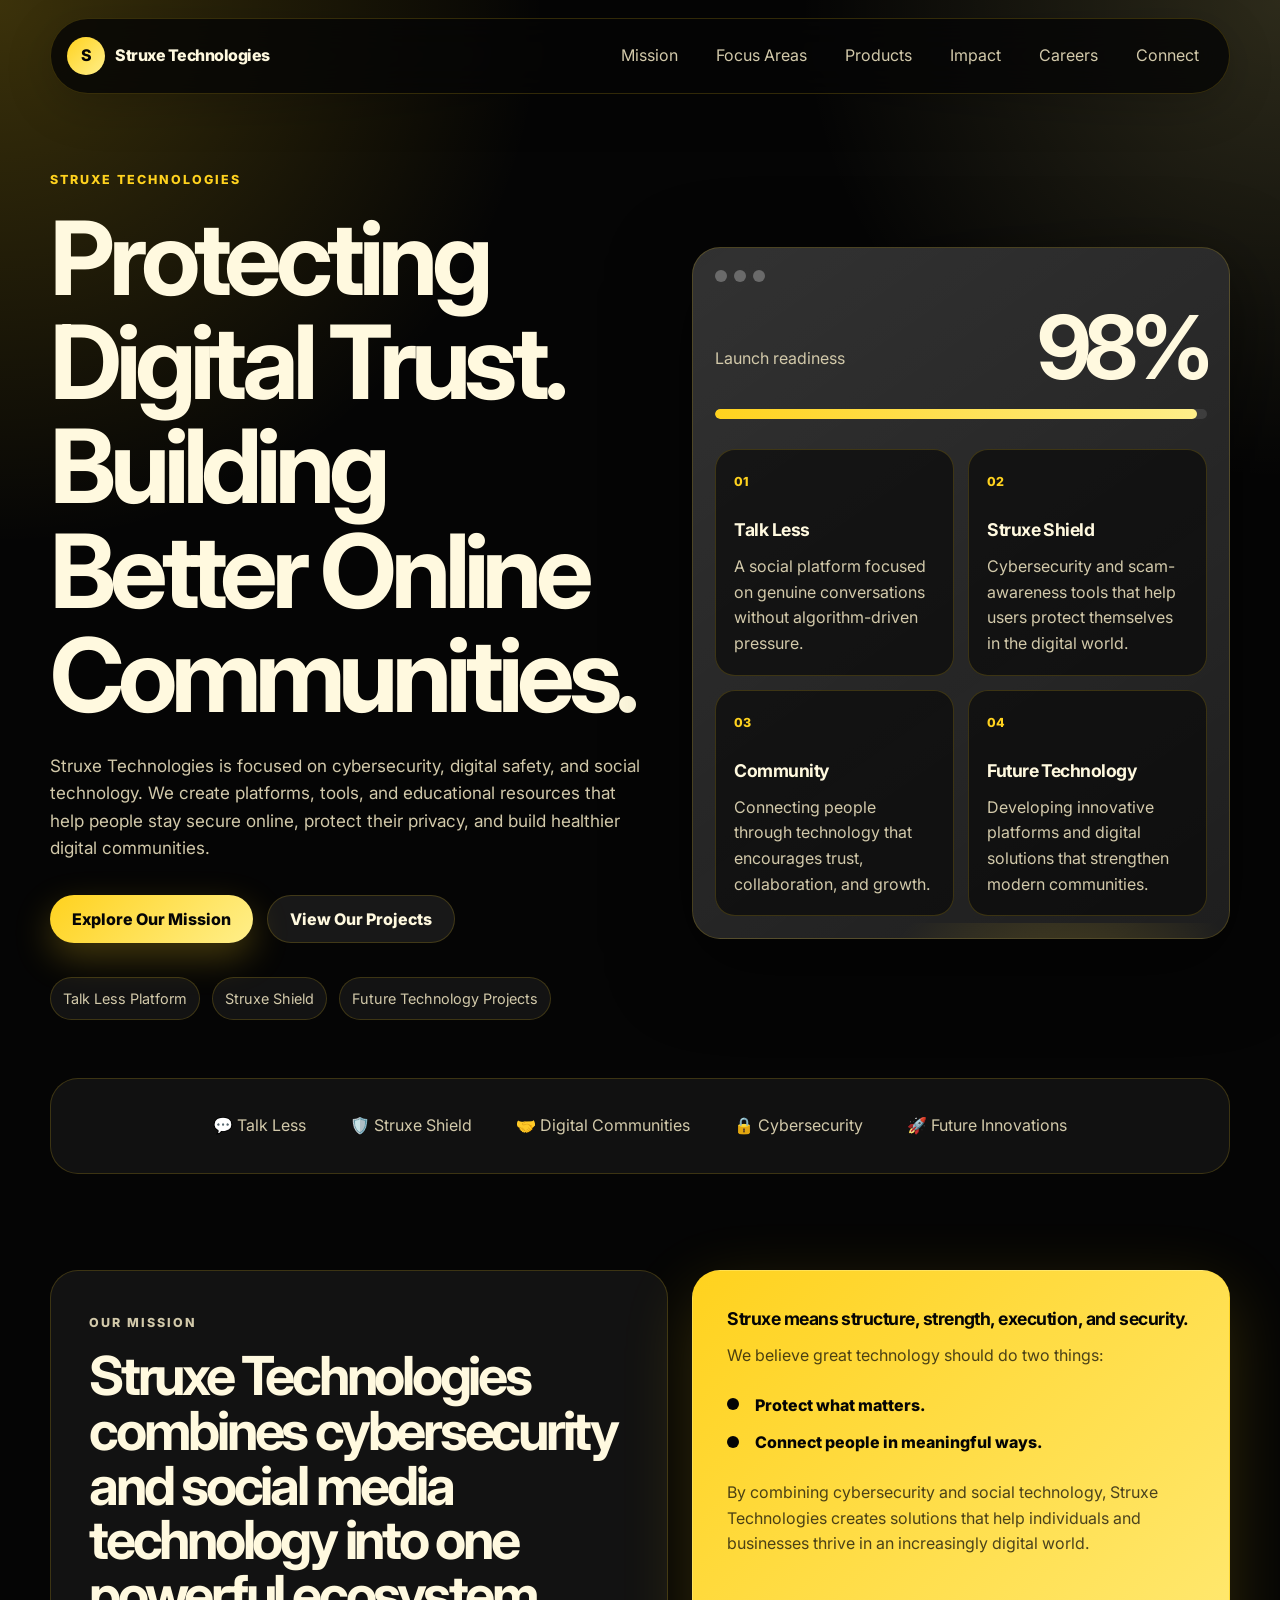
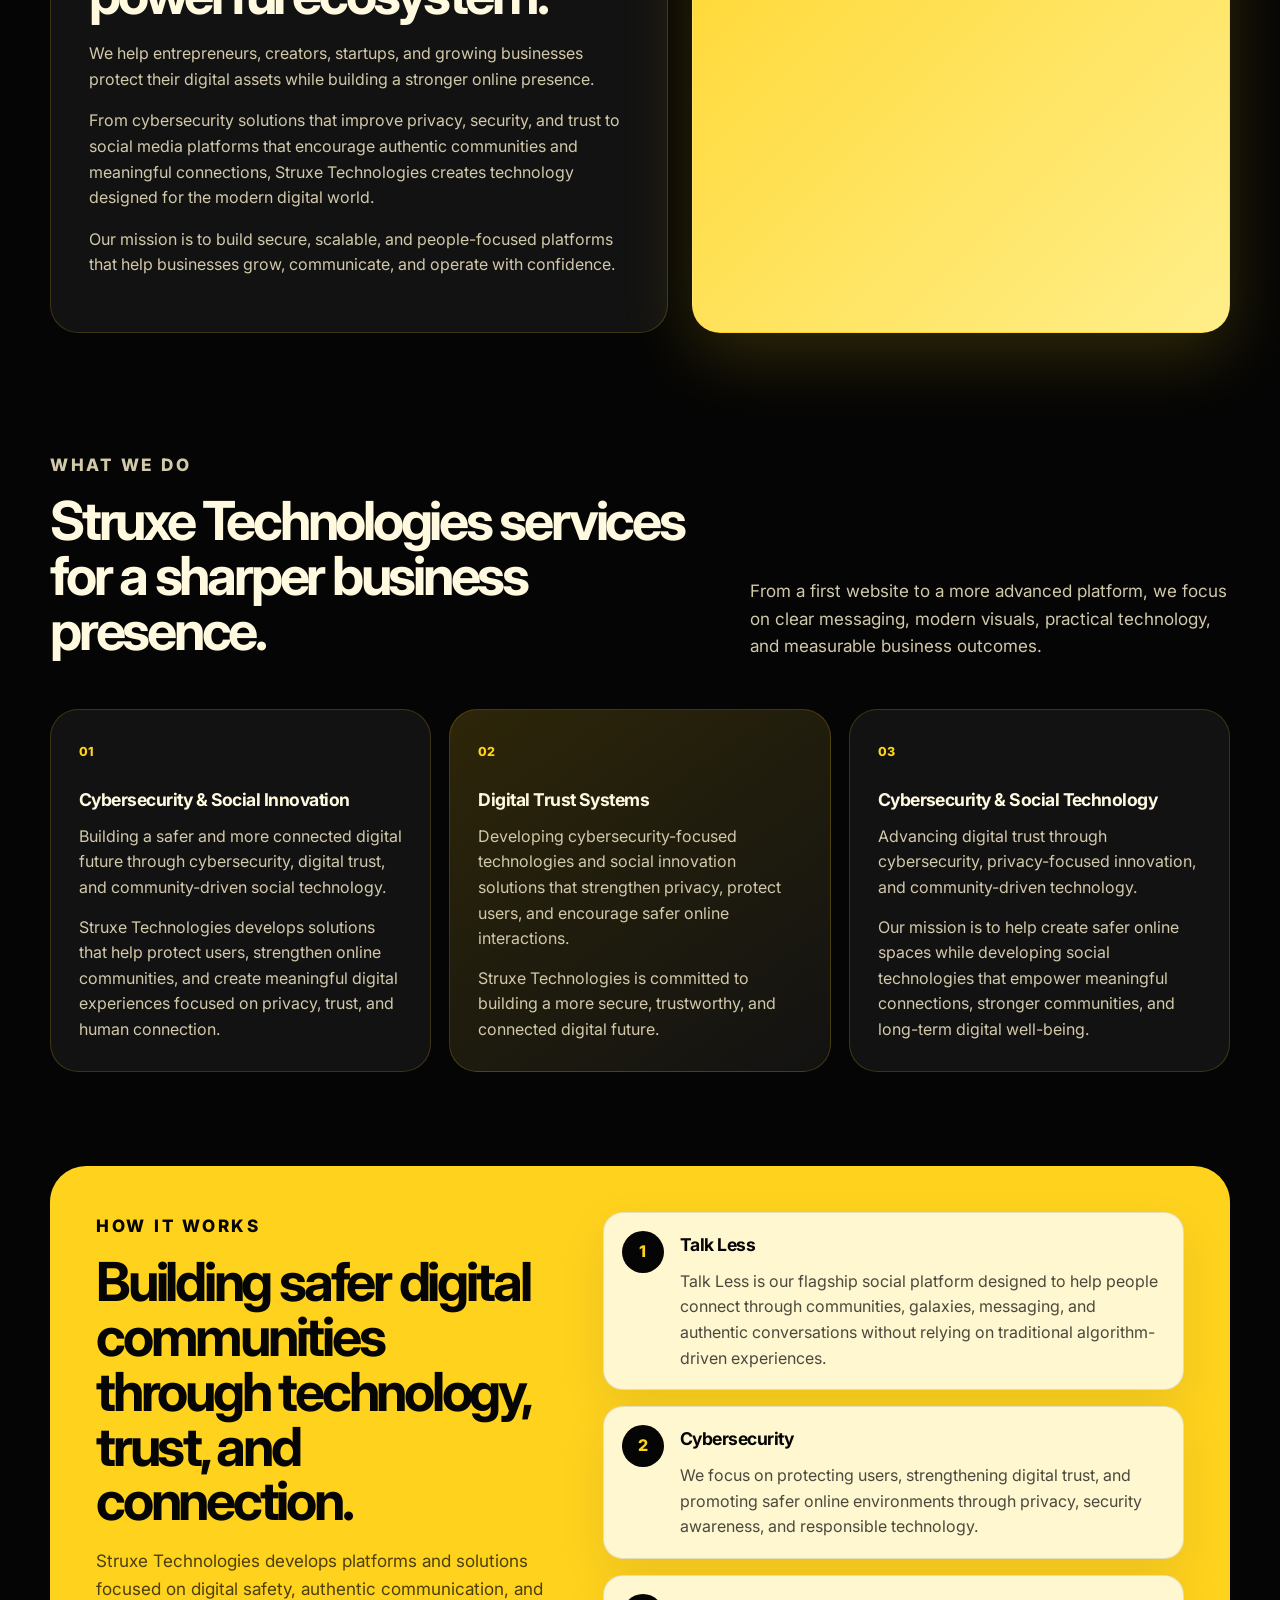
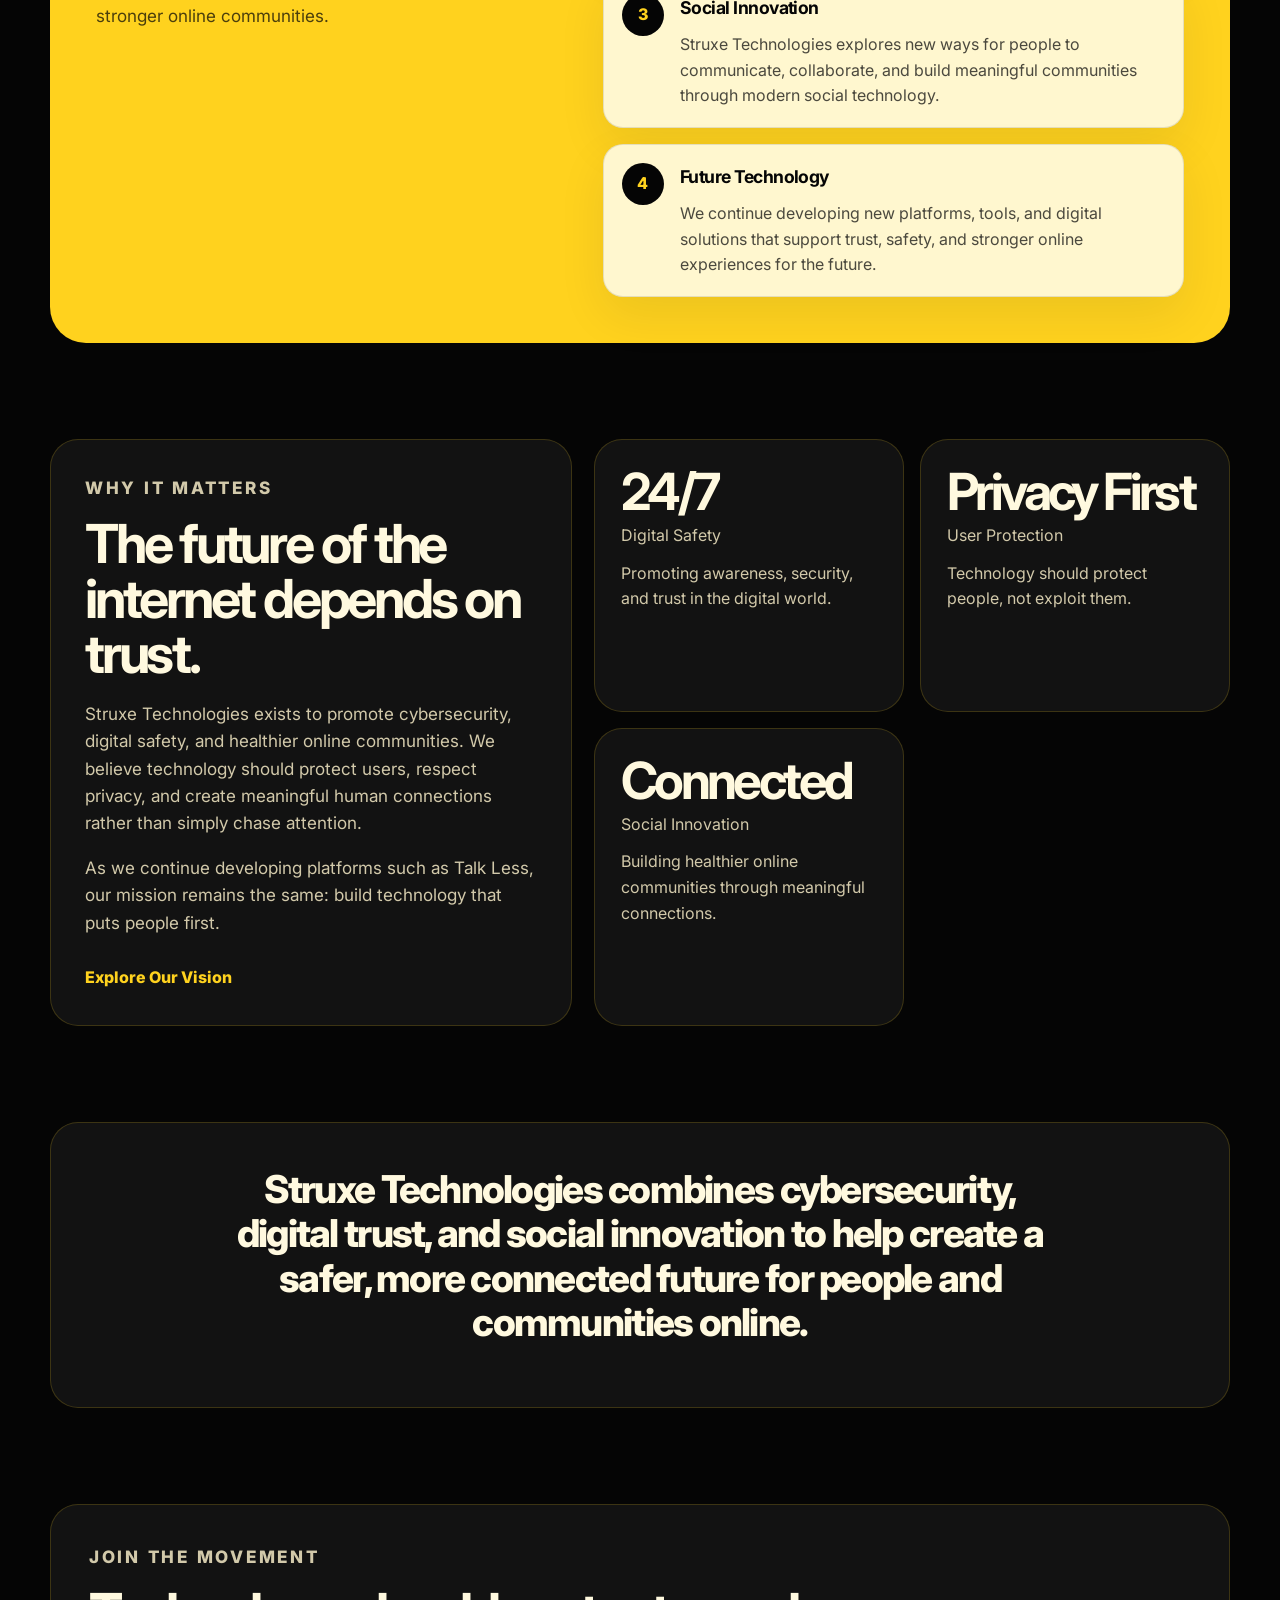
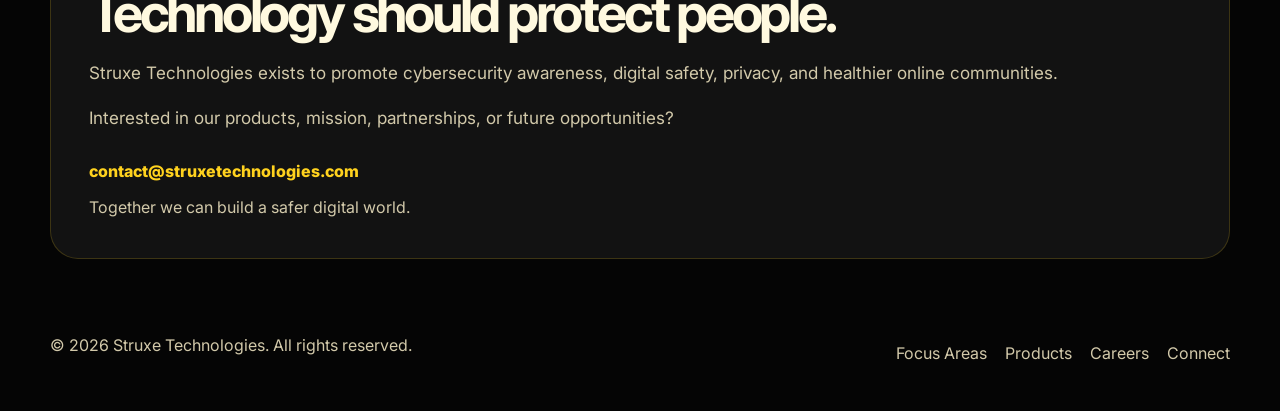
<file: index.html>
<!doctype html>
<html lang="en">
  <head>
    <meta charset="utf-8" />
    <meta name="viewport" content="width=device-width, initial-scale=1" />
    <meta name="description" content="Struxe Technologies builds professional websites, business systems, automation, and digital experiences with a bold yellow-and-black brand." />
    <title>Struxe Technologies | Modern Business Technology Solutions</title>
    <link rel="preconnect" href="https://fonts.googleapis.com" />
    <link rel="preconnect" href="https://fonts.gstatic.com" crossorigin />
    <link
      href="https://fonts.googleapis.com/css2?family=Inter:wght@400;500;600;700;800&display=swap"
      rel="stylesheet"
    />
    <link rel="stylesheet" href="styles.css" />
  </head>
  <body>
    <header class="site-header" data-header>
      <a class="brand" href="#top" aria-label="Struxe Technologies home">
        <span class="brand-mark">S</span>
        <span>Struxe Technologies</span>
      </a>

      <button class="nav-toggle" type="button" aria-expanded="false" aria-controls="site-nav">
        <span class="sr-only">Toggle navigation</span>
        <span></span>
        <span></span>
        <span></span>
      </button>

      <nav class="site-nav" id="site-nav" aria-label="Primary navigation">
        <a href="#about">Mission</a>
        <a href="#services">Focus Areas</a>
        <a href="#process">Products</a>
        <a href="#work">Impact</a>
        <a href="careers.html">Careers</a>
        <a href="#contact">Connect</a>
      </nav>
    </header>

    <main id="top">
      <section class="hero section">
        <div class="hero-content">
          <p class="eyebrow">Struxe Technologies</p>
          <h1>Protecting Digital Trust. Building Better Online Communities.</h1>
          <p class="hero-copy">
            Struxe Technologies is focused on cybersecurity, digital safety, and social technology.
            We create platforms, tools, and educational resources that help people stay secure
            online, protect their privacy, and build healthier digital communities.
          </p>
          <div class="hero-actions">
            <a class="button button-primary" href="#about">Explore Our Mission</a>
            <a class="button button-secondary" href="#process">View Our Projects</a>
          </div>
          <div class="trust-bar" aria-label="Business highlights">
            <span>Talk Less Platform</span>
            <span>Struxe Shield</span>
            <span>Future Technology Projects</span>
          </div>
        </div>

        <div class="hero-card" aria-label="Project snapshot">
          <div class="card-header">
            <span></span>
            <span></span>
            <span></span>
          </div>
          <div class="metric">
            <p>Launch readiness</p>
            <strong>98%</strong>
          </div>
          <div class="progress-track">
            <span style="width: 98%"></span>
          </div>
          <div class="card-grid">
            <div>
              <span class="icon">01</span>
              <h3>Talk Less</h3>
              <p>
                A social platform focused on genuine conversations without algorithm-driven
                pressure.
              </p>
            </div>
            <div>
              <span class="icon">02</span>
              <h3>Struxe Shield</h3>
              <p>
                Cybersecurity and scam-awareness tools that help users protect themselves in the
                digital world.
              </p>
            </div>
            <div>
              <span class="icon">03</span>
              <h3>Community</h3>
              <p>
                Connecting people through technology that encourages trust, collaboration, and
                growth.
              </p>
            </div>
            <div>
              <span class="icon">04</span>
              <h3>Future Technology</h3>
              <p>
                Developing innovative platforms and digital solutions that strengthen modern
                communities.
              </p>
            </div>
          </div>
        </div>
      </section>

      <section class="section logos" aria-label="Capabilities">
        <span>💬 Talk Less</span>
        <span>🛡️ Struxe Shield</span>
        <span>🤝 Digital Communities</span>
        <span>🔒 Cybersecurity</span>
        <span>🚀 Future Innovations</span>
      </section>

      <section class="section about" id="about">
        <div class="about-copy">
          <p class="eyebrow">OUR MISSION</p>
          <h2>Struxe Technologies combines cybersecurity and social media technology into one powerful ecosystem.</h2>
          <p>
            We help entrepreneurs, creators, startups, and growing businesses protect their digital
            assets while building a stronger online presence.
          </p>
          <p>
            From cybersecurity solutions that improve privacy, security, and trust to social media
            platforms that encourage authentic communities and meaningful connections, Struxe
            Technologies creates technology designed for the modern digital world.
          </p>
          <p>
            Our mission is to build secure, scalable, and people-focused platforms that help
            businesses grow, communicate, and operate with confidence.
          </p>
        </div>
        <div class="about-panel">
          <h3>Struxe means structure, strength, execution, and security.</h3>
          <p>
            We believe great technology should do two things:
          </p>
          <ul class="about-list">
            <li>Protect what matters.</li>
            <li>Connect people in meaningful ways.</li>
          </ul>
          <p>
            By combining cybersecurity and social technology, Struxe Technologies creates solutions
            that help individuals and businesses thrive in an increasingly digital world.
          </p>
        </div>
      </section>

      <section class="section split" id="services">
        <div>
          <p class="eyebrow">What we do</p>
          <h2>Struxe Technologies services for a sharper business presence.</h2>
        </div>
        <p>
          From a first website to a more advanced platform, we focus on clear messaging,
          modern visuals, practical technology, and measurable business outcomes.
        </p>
      </section>

      <section class="section service-grid">
        <article class="service-card">
          <span class="service-number">01</span>
          <h3>Cybersecurity &amp; Social Innovation</h3>
          <p>
            Building a safer and more connected digital future through cybersecurity, digital trust,
            and community-driven social technology.
          </p>
          <p>
            Struxe Technologies develops solutions that help protect users, strengthen online
            communities, and create meaningful digital experiences focused on privacy, trust, and
            human connection.
          </p>
        </article>
        <article class="service-card">
          <span class="service-number">02</span>
          <h3>Digital Trust Systems</h3>
          <p>
            Developing cybersecurity-focused technologies and social innovation solutions that
            strengthen privacy, protect users, and encourage safer online interactions.
          </p>
          <p>
            Struxe Technologies is committed to building a more secure, trustworthy, and connected
            digital future.
          </p>
        </article>
        <article class="service-card">
          <span class="service-number">03</span>
          <h3>Cybersecurity &amp; Social Technology</h3>
          <p>
            Advancing digital trust through cybersecurity, privacy-focused innovation, and
            community-driven technology.
          </p>
          <p>
            Our mission is to help create safer online spaces while developing social technologies
            that empower meaningful connections, stronger communities, and long-term digital
            well-being.
          </p>
        </article>
      </section>

      <section class="section process" id="process">
        <div class="process-intro">
          <p class="eyebrow">How it works</p>
          <h2>Building safer digital communities through technology, trust, and connection.</h2>
          <p>
            Struxe Technologies develops platforms and solutions focused on digital safety,
            authentic communication, and stronger online communities.
          </p>
        </div>
        <div class="timeline">
          <div class="timeline-item">
            <span>1</span>
            <div>
              <h3>Talk Less</h3>
              <p>
                Talk Less is our flagship social platform designed to help people connect through
                communities, galaxies, messaging, and authentic conversations without relying on
                traditional algorithm-driven experiences.
              </p>
            </div>
          </div>
          <div class="timeline-item">
            <span>2</span>
            <div>
              <h3>Cybersecurity</h3>
              <p>
                We focus on protecting users, strengthening digital trust, and promoting safer
                online environments through privacy, security awareness, and responsible technology.
              </p>
            </div>
          </div>
          <div class="timeline-item">
            <span>3</span>
            <div>
              <h3>Social Innovation</h3>
              <p>
                Struxe Technologies explores new ways for people to communicate, collaborate, and
                build meaningful communities through modern social technology.
              </p>
            </div>
          </div>
          <div class="timeline-item">
            <span>4</span>
            <div>
              <h3>Future Technology</h3>
              <p>
                We continue developing new platforms, tools, and digital solutions that support
                trust, safety, and stronger online experiences for the future.
              </p>
            </div>
          </div>
        </div>
      </section>

      <section class="section results" id="work">
        <div class="results-card">
          <p class="eyebrow">Why It Matters</p>
          <h2>The future of the internet depends on trust.</h2>
          <p>
            Struxe Technologies exists to promote cybersecurity, digital safety, and healthier
            online communities. We believe technology should protect users, respect privacy, and
            create meaningful human connections rather than simply chase attention.
          </p>
          <p>
            As we continue developing platforms such as Talk Less, our mission remains the same:
            build technology that puts people first.
          </p>
          <a class="text-link" href="#about">Explore Our Vision</a>
        </div>
        <div class="stats">
          <div>
            <strong>24/7</strong>
            <span>Digital Safety</span>
            <p>Promoting awareness, security, and trust in the digital world.</p>
          </div>
          <div>
            <strong>Privacy First</strong>
            <span>User Protection</span>
            <p>Technology should protect people, not exploit them.</p>
          </div>
          <div>
            <strong>Connected</strong>
            <span>Social Innovation</span>
            <p>Building healthier online communities through meaningful connections.</p>
          </div>
        </div>
      </section>

      <section class="section testimonial">
        <blockquote>
          Struxe Technologies combines cybersecurity, digital trust, and social innovation to help
          create a safer, more connected future for people and communities online.
        </blockquote>
      </section>

      <section class="section contact" id="contact">
        <div>
          <p class="eyebrow">JOIN THE MOVEMENT</p>
          <h2>Technology should protect people.</h2>
          <p>
            Struxe Technologies exists to promote cybersecurity awareness, digital safety, privacy,
            and healthier online communities.
          </p>
          <p>
            Interested in our products, mission, partnerships, or future opportunities?
          </p>
          <div class="contact-details">
            <a href="mailto:contact@struxetechnologies.com">contact@struxetechnologies.com</a>
            <span>Together we can build a safer digital world.</span>
          </div>
        </div>
      </section>
    </main>

    <footer class="site-footer">
      <p>&copy; <span data-year></span> Struxe Technologies. All rights reserved.</p>
      <div>
        <a href="#services">Focus Areas</a>
        <a href="#process">Products</a>
        <a href="careers.html">Careers</a>
        <a href="#contact">Connect</a>
      </div>
    </footer>

    <script src="script.js"></script>
  </body>
</html>
</file>
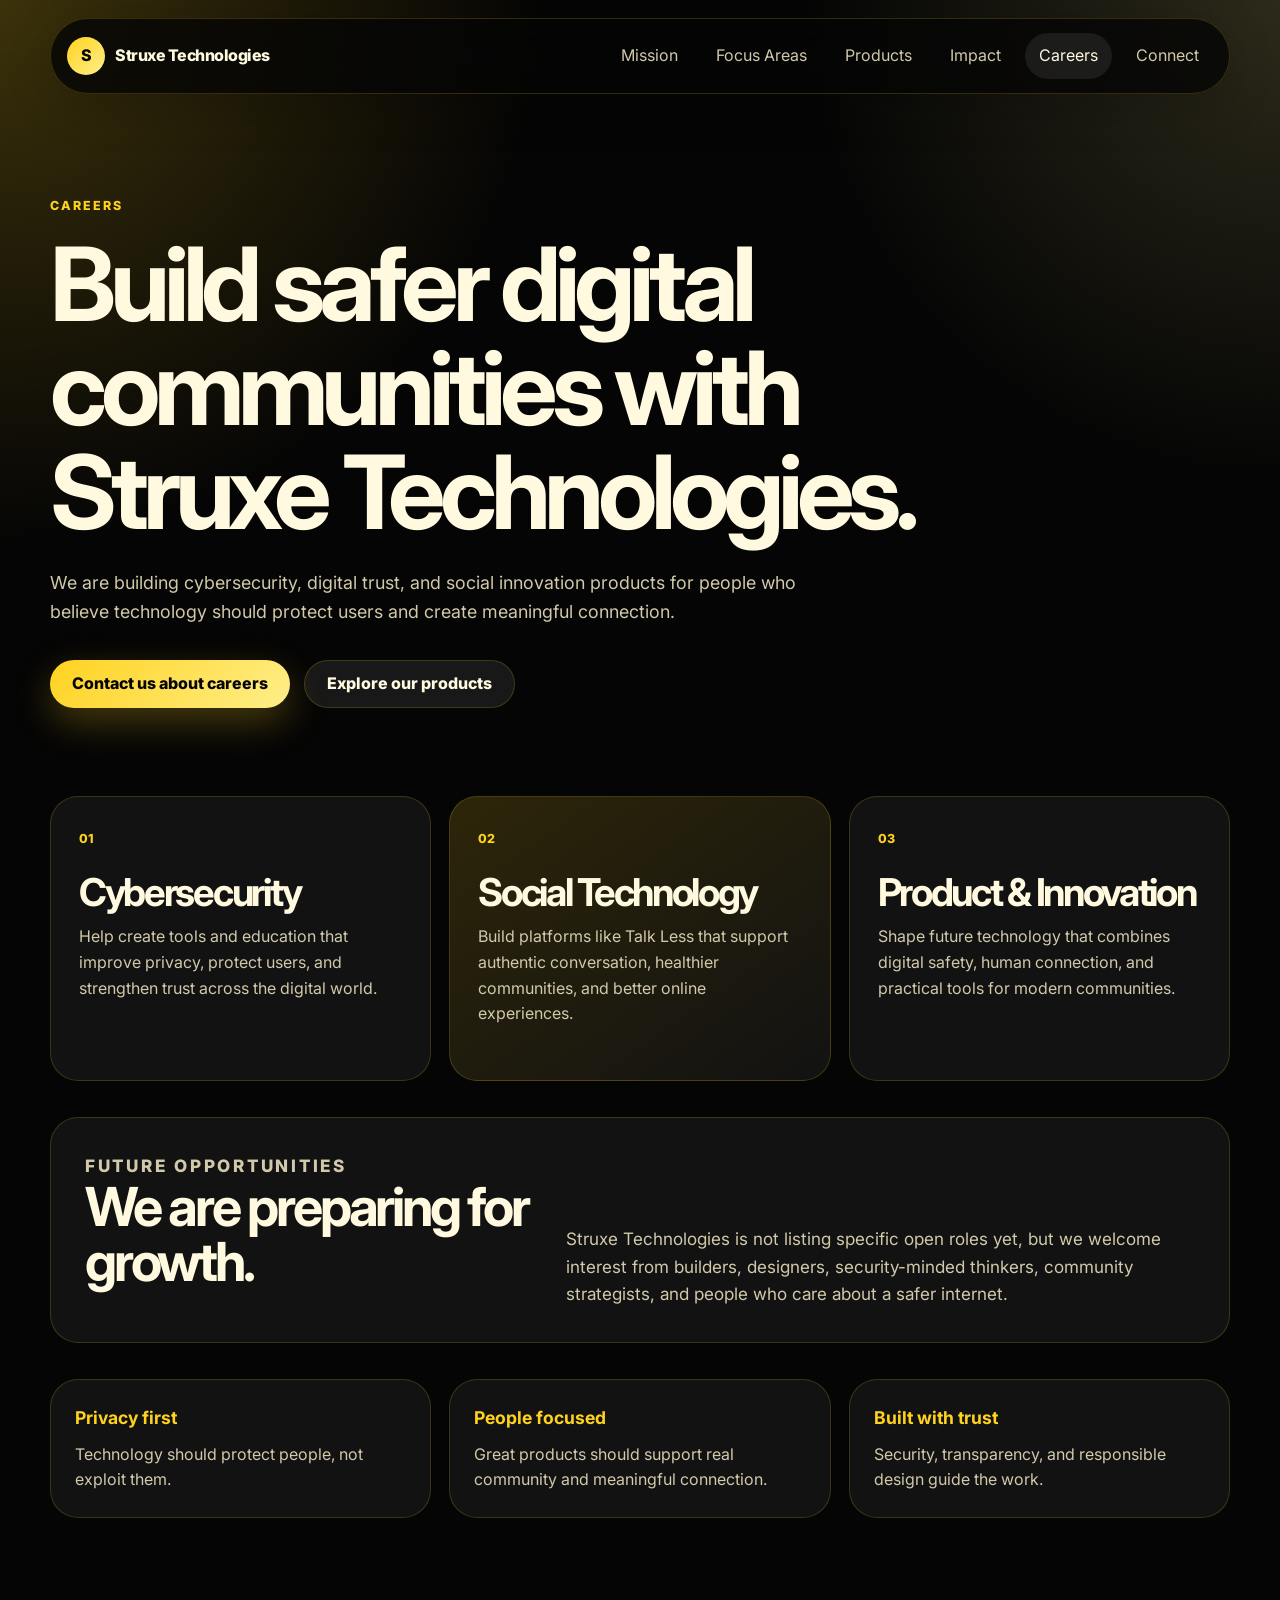
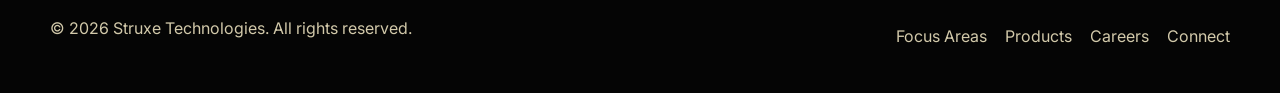
<file: careers.html>
<!doctype html>
<html lang="en">
  <head>
    <meta charset="utf-8" />
    <meta name="viewport" content="width=device-width, initial-scale=1" />
    <meta
      name="description"
      content="Explore future career opportunities at Struxe Technologies, a cybersecurity and social innovation company building safer digital communities."
    />
    <title>Careers | Struxe Technologies</title>
    <link rel="preconnect" href="https://fonts.googleapis.com" />
    <link rel="preconnect" href="https://fonts.gstatic.com" crossorigin />
    <link
      href="https://fonts.googleapis.com/css2?family=Inter:wght@400;500;600;700;800&display=swap"
      rel="stylesheet"
    />
    <link rel="stylesheet" href="styles.css" />
  </head>
  <body>
    <header class="site-header" data-header>
      <a class="brand" href="index.html" aria-label="Struxe Technologies home">
        <span class="brand-mark">S</span>
        <span>Struxe Technologies</span>
      </a>

      <button class="nav-toggle" type="button" aria-expanded="false" aria-controls="site-nav">
        <span class="sr-only">Toggle navigation</span>
        <span></span>
        <span></span>
        <span></span>
      </button>

      <nav class="site-nav" id="site-nav" aria-label="Primary navigation">
        <a href="index.html#about">Mission</a>
        <a href="index.html#services">Focus Areas</a>
        <a href="index.html#process">Products</a>
        <a href="index.html#work">Impact</a>
        <a href="careers.html" aria-current="page">Careers</a>
        <a href="index.html#contact">Connect</a>
      </nav>
    </header>

    <main id="top">
      <section class="section page-hero">
        <p class="eyebrow">Careers</p>
        <h1>Build safer digital communities with Struxe Technologies.</h1>
        <p>
          We are building cybersecurity, digital trust, and social innovation products for people
          who believe technology should protect users and create meaningful connection.
        </p>
        <div class="hero-actions">
          <a class="button button-primary" href="mailto:hello@struxetechnologies.com?subject=Careers%20at%20Struxe%20Technologies">
            Contact us about careers
          </a>
          <a class="button button-secondary" href="index.html#process">Explore our products</a>
        </div>
      </section>

      <section class="section careers-grid" aria-label="Career focus areas">
        <article class="career-card">
          <span class="service-number">01</span>
          <h2>Cybersecurity</h2>
          <p>
            Help create tools and education that improve privacy, protect users, and strengthen
            trust across the digital world.
          </p>
        </article>
        <article class="career-card">
          <span class="service-number">02</span>
          <h2>Social Technology</h2>
          <p>
            Build platforms like Talk Less that support authentic conversation, healthier
            communities, and better online experiences.
          </p>
        </article>
        <article class="career-card">
          <span class="service-number">03</span>
          <h2>Product & Innovation</h2>
          <p>
            Shape future technology that combines digital safety, human connection, and practical
            tools for modern communities.
          </p>
        </article>
      </section>

      <section class="section careers-callout">
        <div>
          <p class="eyebrow">Future opportunities</p>
          <h2>We are preparing for growth.</h2>
        </div>
        <p>
          Struxe Technologies is not listing specific open roles yet, but we welcome interest from
          builders, designers, security-minded thinkers, community strategists, and people who care
          about a safer internet.
        </p>
      </section>

      <section class="section values">
        <div class="value-card">
          <strong>Privacy first</strong>
          <span>Technology should protect people, not exploit them.</span>
        </div>
        <div class="value-card">
          <strong>People focused</strong>
          <span>Great products should support real community and meaningful connection.</span>
        </div>
        <div class="value-card">
          <strong>Built with trust</strong>
          <span>Security, transparency, and responsible design guide the work.</span>
        </div>
      </section>
    </main>

    <footer class="site-footer">
      <p>&copy; <span data-year></span> Struxe Technologies. All rights reserved.</p>
      <div>
        <a href="index.html#services">Focus Areas</a>
        <a href="index.html#process">Products</a>
        <a href="careers.html">Careers</a>
        <a href="index.html#contact">Connect</a>
      </div>
    </footer>

    <script src="script.js"></script>
  </body>
</html>
</file>
<file: styles.css>
:root {
  --bg: #050505;
  --bg-soft: #0f0f0f;
  --surface: #151515;
  --surface-light: #202020;
  --text: #fff9df;
  --muted: #d2c9aa;
  --brand: #ffd21e;
  --brand-dark: #c99700;
  --accent: #ffef8a;
  --line: rgba(255, 210, 30, 0.18);
  --shadow: 0 24px 80px rgba(0, 0, 0, 0.55);
  --radius-lg: 28px;
  --radius-md: 20px;
  --radius-sm: 14px;
  --max-width: 1180px;
}

* {
  box-sizing: border-box;
}

html {
  scroll-behavior: smooth;
}

body {
  margin: 0;
  background:
    radial-gradient(circle at top left, rgba(255, 210, 30, 0.22), transparent 34rem),
    radial-gradient(circle at top right, rgba(255, 239, 138, 0.16), transparent 30rem),
    var(--bg);
  color: var(--text);
  font-family: Inter, system-ui, -apple-system, BlinkMacSystemFont, "Segoe UI", sans-serif;
  line-height: 1.6;
}

a {
  color: inherit;
  text-decoration: none;
}

img,
svg {
  max-width: 100%;
}

button,
input,
textarea,
select {
  font: inherit;
}

.sr-only {
  position: absolute;
  width: 1px;
  height: 1px;
  padding: 0;
  margin: -1px;
  overflow: hidden;
  clip: rect(0, 0, 0, 0);
  white-space: nowrap;
  border: 0;
}

.site-header {
  position: sticky;
  top: 0;
  z-index: 20;
  display: flex;
  align-items: center;
  justify-content: space-between;
  width: min(calc(100% - 32px), var(--max-width));
  margin: 18px auto 0;
  padding: 14px 16px;
  background: rgba(5, 5, 5, 0.82);
  border: 1px solid var(--line);
  border-radius: 999px;
  backdrop-filter: blur(18px);
  box-shadow: 0 12px 48px rgba(0, 0, 0, 0.18);
}

.brand {
  display: inline-flex;
  align-items: center;
  gap: 10px;
  font-weight: 800;
  letter-spacing: -0.03em;
}

.brand-mark {
  display: grid;
  place-items: center;
  width: 38px;
  height: 38px;
  color: #050505;
  background: linear-gradient(135deg, var(--brand), var(--accent));
  border-radius: 50%;
}

.site-nav {
  display: flex;
  align-items: center;
  gap: 10px;
}

.site-nav a {
  padding: 10px 14px;
  color: var(--muted);
  border-radius: 999px;
  transition: color 180ms ease, background 180ms ease;
}

.site-nav a:hover,
.site-nav a:focus-visible,
.site-nav a[aria-current="page"] {
  color: var(--text);
  background: rgba(255, 255, 255, 0.08);
  outline: none;
}

.nav-toggle {
  display: none;
  width: 44px;
  height: 44px;
  padding: 0;
  background: rgba(255, 255, 255, 0.06);
  border: 1px solid var(--line);
  border-radius: 50%;
}

.nav-toggle span:not(.sr-only) {
  display: block;
  width: 18px;
  height: 2px;
  margin: 4px auto;
  background: var(--text);
  border-radius: 2px;
}

.section {
  width: min(calc(100% - 32px), var(--max-width));
  margin: 0 auto;
}

.hero {
  display: grid;
  grid-template-columns: minmax(0, 1.05fr) minmax(320px, 0.95fr);
  gap: 48px;
  align-items: center;
  min-height: calc(100vh - 96px);
  padding: 72px 0 58px;
}

.eyebrow {
  display: inline-flex;
  margin: 0 0 16px;
  color: var(--brand);
  font-size: 0.78rem;
  font-weight: 800;
  letter-spacing: 0.16em;
  text-transform: uppercase;
}

h1,
h2,
h3,
p {
  margin-top: 0;
}

h1,
h2 {
  line-height: 1.02;
  letter-spacing: -0.06em;
}

h1 {
  max-width: 820px;
  margin-bottom: 24px;
  font-size: clamp(3rem, 8vw, 6.9rem);
}

h2 {
  margin-bottom: 18px;
  font-size: clamp(2.1rem, 4.2vw, 4.25rem);
}

h3 {
  margin-bottom: 10px;
  font-size: 1.1rem;
  letter-spacing: -0.03em;
}

.hero-copy,
.split p,
.process-intro p,
.results-card p,
.contact p {
  color: var(--muted);
  font-size: 1.07rem;
}

.hero-copy {
  max-width: 640px;
}

.hero-actions {
  display: flex;
  flex-wrap: wrap;
  gap: 14px;
  margin: 34px 0;
}

.button {
  display: inline-flex;
  align-items: center;
  justify-content: center;
  min-height: 48px;
  padding: 0 22px;
  font-weight: 800;
  border: 0;
  border-radius: 999px;
  cursor: pointer;
  transition: transform 180ms ease, box-shadow 180ms ease, background 180ms ease;
}

.button:hover,
.button:focus-visible {
  transform: translateY(-2px);
  outline: none;
}

.button-primary {
  color: #050505;
  background: linear-gradient(135deg, var(--brand), var(--accent));
  box-shadow: 0 14px 36px rgba(255, 210, 30, 0.25);
}

.button-secondary {
  color: var(--text);
  background: rgba(255, 255, 255, 0.08);
  border: 1px solid var(--line);
}

.trust-bar {
  display: flex;
  flex-wrap: wrap;
  gap: 12px;
}

.trust-bar span {
  padding: 9px 12px;
  color: var(--muted);
  background: rgba(255, 255, 255, 0.06);
  border: 1px solid var(--line);
  border-radius: 999px;
  font-size: 0.9rem;
}

.hero-card {
  position: relative;
  overflow: hidden;
  padding: 22px;
  background:
    linear-gradient(145deg, rgba(255, 255, 255, 0.12), rgba(255, 255, 255, 0.04)),
    var(--surface);
  border: 1px solid var(--line);
  border-radius: var(--radius-lg);
  box-shadow: var(--shadow);
}

.hero-card::before {
  position: absolute;
  inset: auto -20% -34% 18%;
  height: 250px;
  content: "";
  background: radial-gradient(circle, rgba(255, 210, 30, 0.26), transparent 66%);
}

.card-header {
  display: flex;
  gap: 7px;
  margin-bottom: 26px;
}

.card-header span {
  width: 12px;
  height: 12px;
  background: rgba(255, 255, 255, 0.28);
  border-radius: 50%;
}

.metric {
  display: flex;
  align-items: end;
  justify-content: space-between;
  gap: 16px;
}

.metric p {
  color: var(--muted);
}

.metric strong {
  font-size: clamp(3rem, 7vw, 5.5rem);
  line-height: 0.9;
  letter-spacing: -0.08em;
}

.progress-track {
  height: 10px;
  margin: 22px 0 30px;
  overflow: hidden;
  background: rgba(255, 255, 255, 0.1);
  border-radius: 999px;
}

.progress-track span {
  display: block;
  height: 100%;
  background: linear-gradient(90deg, var(--brand), var(--accent));
  border-radius: inherit;
}

.card-grid {
  position: relative;
  display: grid;
  grid-template-columns: repeat(2, minmax(0, 1fr));
  gap: 14px;
}

.card-grid > div {
  padding: 18px;
  background: rgba(5, 5, 5, 0.6);
  border: 1px solid var(--line);
  border-radius: var(--radius-md);
}

.card-grid p,
.service-card p,
.timeline-item p,
.testimonial p {
  margin-bottom: 0;
  color: var(--muted);
}

.icon,
.service-number {
  display: inline-flex;
  margin-bottom: 24px;
  color: var(--brand);
  font-size: 0.78rem;
  font-weight: 800;
}

.logos {
  display: flex;
  flex-wrap: wrap;
  justify-content: center;
  gap: 16px;
  padding: 26px;
  color: var(--muted);
  background: rgba(255, 255, 255, 0.05);
  border: 1px solid var(--line);
  border-radius: var(--radius-lg);
}

.logos span {
  padding: 8px 14px;
}

.about {
  display: grid;
  grid-template-columns: minmax(0, 0.92fr) minmax(320px, 0.8fr);
  gap: 24px;
  align-items: stretch;
  padding-top: 96px;
}

.about-copy,
.about-panel {
  border: 1px solid var(--line);
  border-radius: var(--radius-lg);
}

.about-copy {
  padding: 38px;
  background: rgba(255, 255, 255, 0.055);
}

.about-copy p,
.about-panel p {
  color: var(--muted);
}

.about-panel {
  padding: 34px;
  color: #050505;
  background: linear-gradient(135deg, var(--brand), var(--accent));
  box-shadow: 0 22px 70px rgba(255, 210, 30, 0.18);
}

.about-panel p {
  color: rgba(5, 5, 5, 0.72);
}

.about-list {
  display: grid;
  gap: 12px;
  margin: 24px 0 0;
  padding: 0;
  list-style: none;
}

.about-list li {
  position: relative;
  padding-left: 28px;
  font-weight: 800;
}

.about-list li::before {
  position: absolute;
  top: 0.72em;
  left: 0;
  width: 12px;
  height: 12px;
  content: "";
  background: #050505;
  border-radius: 50%;
  transform: translateY(-50%);
}

.about-list + p {
  margin-top: 24px;
  margin-bottom: 0;
}

.split {
  display: grid;
  grid-template-columns: minmax(0, 0.95fr) minmax(280px, 0.7fr);
  gap: 48px;
  align-items: end;
  padding: 118px 0 32px;
}

.service-grid {
  display: grid;
  grid-template-columns: repeat(3, minmax(0, 1fr));
  gap: 18px;
  padding-bottom: 94px;
}

.service-card {
  min-height: 315px;
  padding: 28px;
  background: rgba(255, 255, 255, 0.055);
  border: 1px solid var(--line);
  border-radius: var(--radius-lg);
}

.service-card:nth-child(2) {
  background: linear-gradient(145deg, rgba(255, 210, 30, 0.16), rgba(255, 255, 255, 0.055));
}

.service-card p + p {
  margin-top: 14px;
}

.process {
  display: grid;
  grid-template-columns: minmax(0, 0.8fr) minmax(320px, 1fr);
  gap: 42px;
  padding: 46px;
  background: #ffd21e;
  color: #050505;
  border-radius: 36px;
}

.process .eyebrow {
  color: #050505;
}

.process-intro p,
.timeline-item p {
  color: rgba(5, 5, 5, 0.72);
}

.timeline {
  display: grid;
  gap: 16px;
}

.timeline-item {
  display: grid;
  grid-template-columns: 42px 1fr;
  gap: 16px;
  padding: 18px;
  background: #fff7cf;
  border: 1px solid rgba(5, 5, 5, 0.1);
  border-radius: var(--radius-md);
  box-shadow: 0 18px 48px rgba(10, 23, 39, 0.08);
}

.timeline-item span {
  display: grid;
  place-items: center;
  width: 42px;
  height: 42px;
  color: var(--brand);
  font-weight: 800;
  background: #050505;
  border-radius: 50%;
}

.results {
  display: grid;
  grid-template-columns: minmax(0, 0.82fr) minmax(320px, 1fr);
  gap: 22px;
  padding: 96px 0;
}

.results-card,
.stats > div,
.testimonial,
.contact {
  background: rgba(255, 255, 255, 0.055);
  border: 1px solid var(--line);
  border-radius: var(--radius-lg);
}

.results-card {
  padding: 34px;
}

.text-link {
  display: inline-flex;
  margin-top: 12px;
  color: var(--brand);
  font-weight: 800;
}

.stats {
  display: grid;
  grid-template-columns: repeat(2, minmax(0, 1fr));
  gap: 16px;
}

.stats > div {
  padding: 26px;
}

.stats strong {
  display: block;
  margin-bottom: 6px;
  font-size: clamp(2rem, 4vw, 3.6rem);
  line-height: 1;
  letter-spacing: -0.07em;
}

.stats span {
  display: block;
  color: var(--muted);
}

.stats p {
  margin: 12px 0 0;
  color: var(--muted);
}

.testimonial {
  padding: 44px;
  text-align: center;
}

.testimonial blockquote {
  max-width: 830px;
  margin: 0 auto 18px;
  font-size: clamp(1.5rem, 3vw, 2.55rem);
  font-weight: 800;
  line-height: 1.16;
  letter-spacing: -0.045em;
}

.contact {
  margin-top: 96px;
  margin-bottom: 48px;
  padding: 38px;
}

.contact-details {
  display: grid;
  gap: 10px;
  margin-top: 28px;
}

.contact-details a {
  color: var(--brand);
  font-weight: 800;
}

.contact-details span {
  color: var(--muted);
}

.page-hero {
  padding: 98px 0 54px;
}

.page-hero h1 {
  max-width: 960px;
}

.page-hero p:not(.eyebrow) {
  max-width: 760px;
  color: var(--muted);
  font-size: 1.12rem;
}

.careers-grid {
  display: grid;
  grid-template-columns: repeat(3, minmax(0, 1fr));
  gap: 18px;
  padding-bottom: 36px;
}

.career-card,
.careers-callout,
.value-card {
  background: rgba(255, 255, 255, 0.055);
  border: 1px solid var(--line);
  border-radius: var(--radius-lg);
}

.career-card {
  min-height: 285px;
  padding: 28px;
}

.career-card:nth-child(2) {
  background: linear-gradient(145deg, rgba(255, 210, 30, 0.16), rgba(255, 255, 255, 0.055));
}

.career-card h2 {
  margin-bottom: 12px;
  font-size: clamp(1.6rem, 3vw, 2.5rem);
}

.career-card p,
.careers-callout p,
.value-card span {
  color: var(--muted);
}

.careers-callout {
  display: grid;
  grid-template-columns: minmax(0, 0.72fr) minmax(320px, 1fr);
  gap: 28px;
  align-items: end;
  padding: 34px;
}

.careers-callout p {
  margin-bottom: 0;
  font-size: 1.07rem;
}

.values {
  display: grid;
  grid-template-columns: repeat(3, minmax(0, 1fr));
  gap: 18px;
  padding: 36px 0 72px;
}

.value-card {
  display: grid;
  gap: 10px;
  padding: 24px;
}

.value-card strong {
  color: var(--brand);
  font-size: 1.1rem;
}

.site-footer {
  display: flex;
  flex-wrap: wrap;
  align-items: center;
  justify-content: space-between;
  gap: 16px;
  width: min(calc(100% - 32px), var(--max-width));
  margin: 0 auto;
  padding: 26px 0 36px;
  color: var(--muted);
}

.site-footer div {
  display: flex;
  gap: 18px;
}

.site-footer a:hover,
.site-footer a:focus-visible {
  color: var(--text);
  outline: none;
}

@media (max-width: 900px) {
  .site-header {
    border-radius: 24px;
  }

  .nav-toggle {
    display: block;
  }

  .site-nav {
    position: absolute;
    top: calc(100% + 10px);
    right: 0;
    left: 0;
    display: none;
    flex-direction: column;
    align-items: stretch;
    padding: 12px;
    background: rgba(5, 5, 5, 0.96);
    border: 1px solid var(--line);
    border-radius: 24px;
  }

  .site-header.is-open .site-nav {
    display: flex;
  }

  .site-nav a {
    padding: 14px;
  }

  .hero,
  .about,
  .split,
  .process,
  .results,
  .careers-callout,
  .contact {
    grid-template-columns: 1fr;
  }

  .hero {
    min-height: auto;
    padding-top: 58px;
  }

  .service-grid {
    grid-template-columns: 1fr;
  }

  .careers-grid,
  .values {
    grid-template-columns: 1fr;
  }
}

@media (max-width: 620px) {
  .brand span:last-child {
    max-width: 170px;
    line-height: 1.1;
  }

  .hero-actions,
  .button {
    width: 100%;
  }

  .card-grid,
  .stats {
    grid-template-columns: 1fr;
  }

  .process,
  .careers-callout,
  .contact,
  .testimonial {
    padding: 26px;
  }

  .page-hero {
    padding-top: 72px;
  }

  .split {
    padding-top: 82px;
  }

  .results {
    padding: 72px 0;
  }
}
</file>
